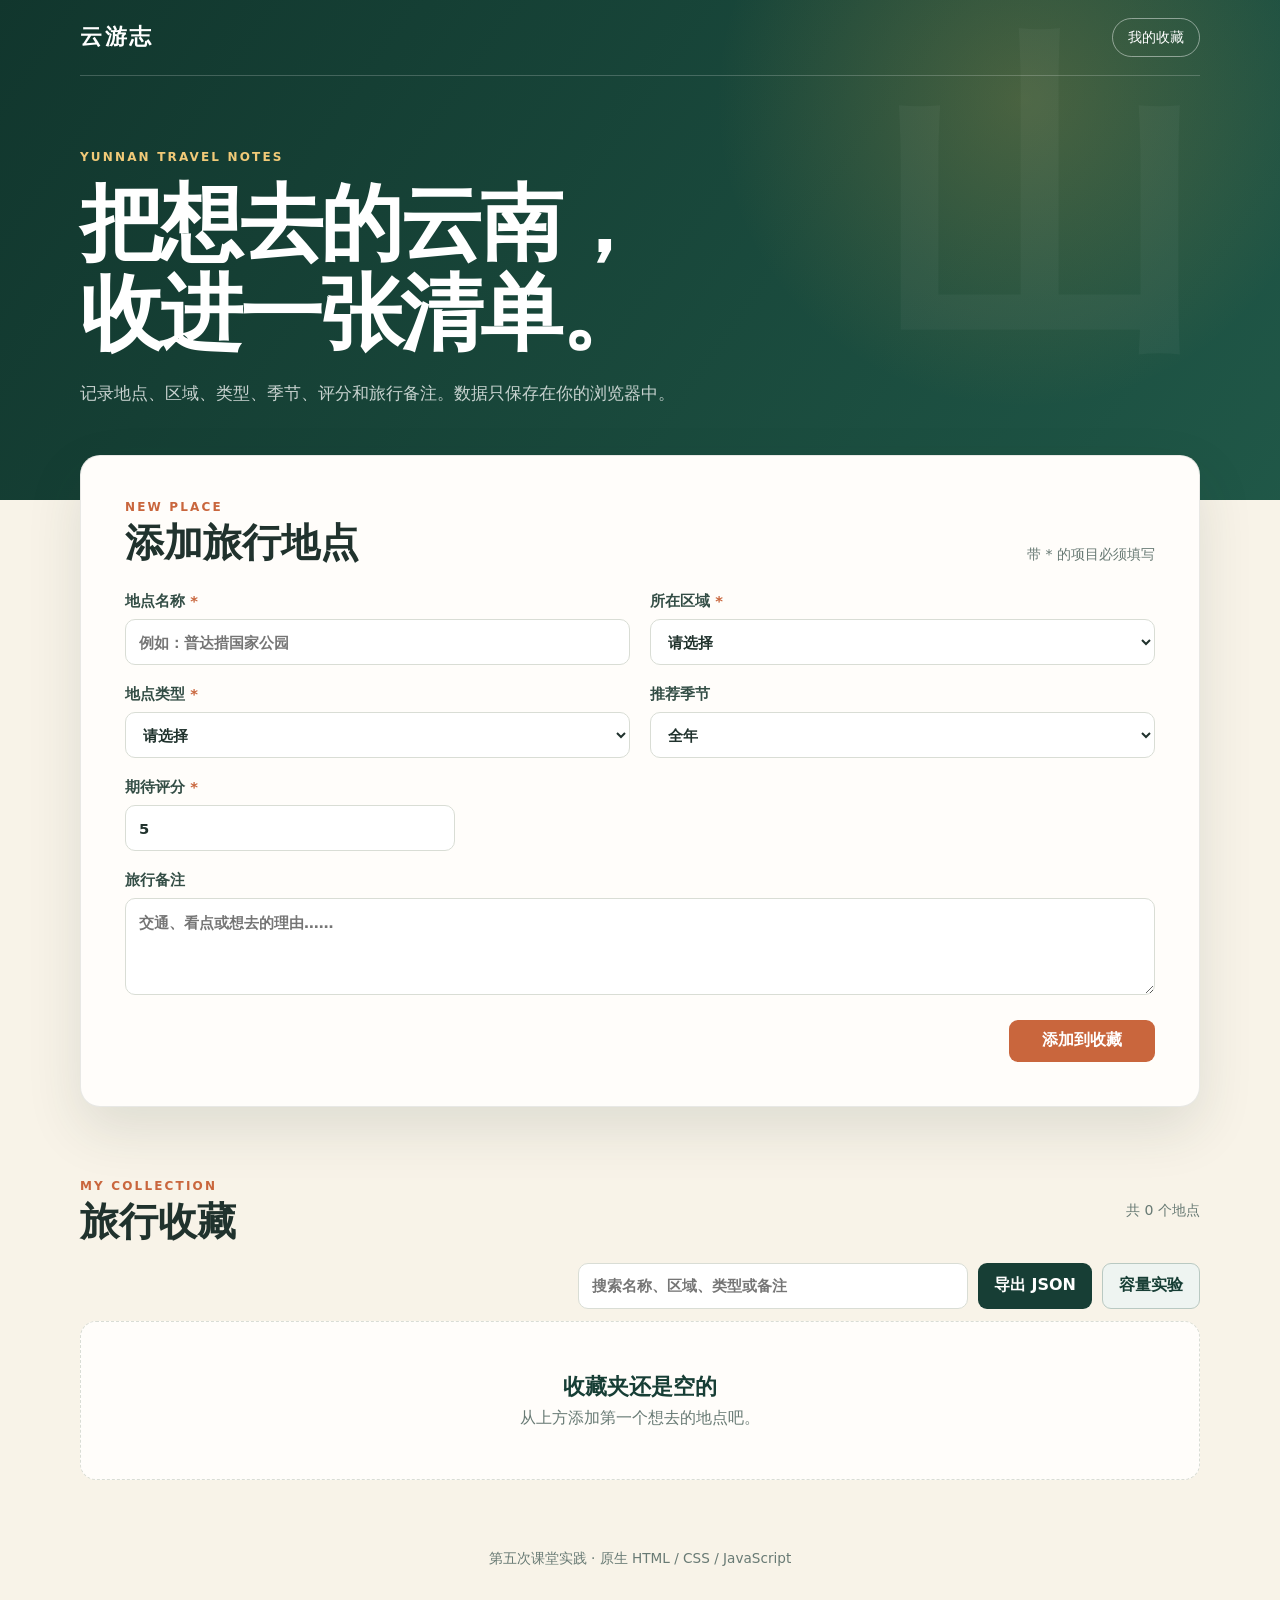
<file: manager-app/index.html>
<!DOCTYPE html>
<html lang="zh-CN">
<head>
  <meta charset="UTF-8">
  <meta name="viewport" content="width=device-width, initial-scale=1.0">
  <meta name="description" content="第五次课自主实践：云南旅行收藏夹。">
  <link rel="icon" href="../favicon.svg" type="image/svg+xml">
  <link rel="stylesheet" href="style.css">
  <title>云南旅行收藏夹</title>
</head>
<body>
  <header class="hero">
    <nav class="nav-bar" aria-label="主导航">
      <a class="brand" href="#top" aria-label="云南旅行收藏夹首页">云游志</a>
      <a href="#collection">我的收藏</a>
    </nav>
    <div class="hero-copy" id="top">
      <p class="eyebrow">YUNNAN TRAVEL NOTES</p>
      <h1>把想去的云南，<br>收进一张清单。</h1>
      <p>记录地点、区域、类型、季节、评分和旅行备注。数据只保存在你的浏览器中。</p>
    </div>
  </header>

  <main>
    <section class="panel form-panel" aria-labelledby="form-title">
      <div class="section-heading">
        <div>
          <p class="section-kicker">NEW PLACE</p>
          <h2 id="form-title">添加旅行地点</h2>
        </div>
        <p>带 <span aria-hidden="true">*</span> 的项目必须填写</p>
      </div>

      <form id="place-form" novalidate>
        <div class="form-grid">
          <label>地点名称 <span>*</span>
            <input id="place-name" name="name" type="text" maxlength="40" placeholder="例如：普达措国家公园" required>
          </label>
          <label>所在区域 <span>*</span>
            <select id="place-region" name="region" required>
              <option value="">请选择</option>
              <option>昆明</option><option>大理</option><option>丽江</option><option>迪庆</option>
              <option>西双版纳</option><option>红河</option><option>保山</option><option>其他</option>
            </select>
          </label>
          <label>地点类型 <span>*</span>
            <select id="place-type" name="type" required>
              <option value="">请选择</option>
              <option>自然风光</option><option>古城古镇</option><option>民族文化</option>
              <option>美食体验</option><option>博物馆</option><option>徒步路线</option>
            </select>
          </label>
          <label>推荐季节
            <select id="place-season" name="season">
              <option>全年</option><option>春季</option><option>夏季</option><option>秋季</option><option>冬季</option>
            </select>
          </label>
          <label class="rating-field">期待评分 <span>*</span>
            <input id="place-rating" name="rating" type="number" min="1" max="5" step="1" value="5" required>
          </label>
          <label class="wide-field">旅行备注
            <textarea id="place-note" name="note" maxlength="160" rows="3" placeholder="交通、看点或想去的理由……"></textarea>
          </label>
        </div>
        <div class="form-footer">
          <p id="form-message" class="message" role="status" aria-live="polite"></p>
          <div class="form-actions">
            <button id="cancel-edit" class="secondary-button" type="button" hidden>取消编辑</button>
            <button id="submit-button" class="primary-button" type="submit">添加到收藏</button>
          </div>
        </div>
      </form>
    </section>

    <section class="collection" id="collection" aria-labelledby="collection-title">
      <div class="section-heading collection-heading">
        <div>
          <p class="section-kicker">MY COLLECTION</p>
          <h2 id="collection-title">旅行收藏</h2>
        </div>
        <p id="collection-count" aria-live="polite">共 0 个地点</p>
      </div>
      <div class="collection-tools">
        <label class="search-field" for="search-input">
          <span class="visually-hidden">搜索地点</span>
          <input id="search-input" type="search" placeholder="搜索名称、区域、类型或备注">
        </label>
        <button id="export-button" class="tool-button" type="button">导出 JSON</button>
        <button id="storage-test-button" class="tool-button experiment-button" type="button">容量实验</button>
      </div>
      <p id="storage-result" class="storage-result" role="status" aria-live="polite"></p>
      <div id="place-list" class="place-grid"></div>
    </section>
  </main>

  <footer>第五次课堂实践 · 原生 HTML / CSS / JavaScript</footer>
  <script src="app.js"></script>
</body>
</html>
</file>
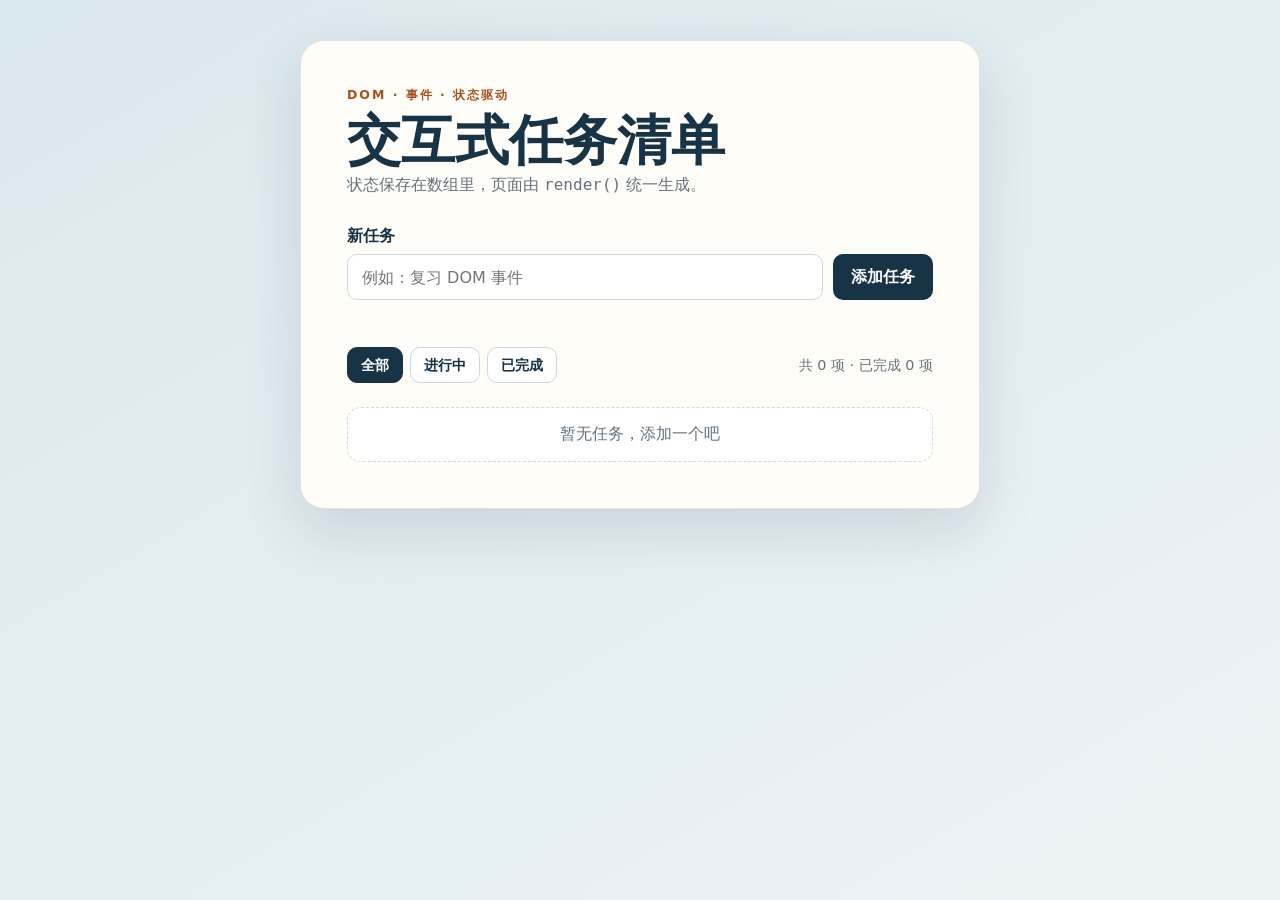
<file: todo-app/index.html>
<!DOCTYPE html>
<html lang="zh-CN">
<head>
  <meta charset="UTF-8">
  <meta name="viewport" content="width=device-width, initial-scale=1.0">
  <meta name="description" content="第五次课交互式任务清单案例。">
  <link rel="icon" href="../favicon.svg" type="image/svg+xml">
  <link rel="stylesheet" href="style.css">
  <title>交互式任务清单</title>
</head>
<body>
  <main class="app-shell">
    <header>
      <p class="eyebrow">DOM · 事件 · 状态驱动</p>
      <h1>交互式任务清单</h1>
      <p>状态保存在数组里，页面由 <code>render()</code> 统一生成。</p>
    </header>

    <form id="add-form" class="add-form" novalidate>
      <label for="task-input">新任务</label>
      <div class="input-row">
        <input type="text" id="task-input" maxlength="80" placeholder="例如：复习 DOM 事件" autocomplete="off">
        <button type="submit">添加任务</button>
      </div>
      <p class="tip" id="tip" role="status" aria-live="polite"></p>
    </form>

    <section class="toolbar" aria-label="任务筛选">
      <div class="filters" role="group" aria-label="按状态筛选">
        <button class="filter-button active" type="button" data-filter="all" aria-pressed="true">全部</button>
        <button class="filter-button" type="button" data-filter="active" aria-pressed="false">进行中</button>
        <button class="filter-button" type="button" data-filter="done" aria-pressed="false">已完成</button>
      </div>
      <p id="task-stats" class="task-stats" aria-live="polite"></p>
    </section>

    <ul id="task-list" class="task-list" aria-label="任务列表"></ul>
  </main>
  <script src="app.js"></script>
</body>
</html>
</file>
<file: manager-app/style.css>
:root {
  color-scheme: light;
  --forest: #173e35;
  --forest-soft: #285d50;
  --cream: #f8f3e8;
  --paper: #fffdfa;
  --terracotta: #c9663d;
  --gold: #d5a445;
  --ink: #20322d;
  --muted: #687a74;
  --line: #d9ddd5;
  --danger: #a64034;
  font-family: Inter, "Microsoft YaHei", system-ui, sans-serif;
}

* { box-sizing: border-box; }
html { scroll-behavior: smooth; }
body { margin: 0; color: var(--ink); background: var(--cream); }
button, input, select, textarea { font: inherit; }
button, a { -webkit-tap-highlight-color: transparent; }

.hero {
  min-height: 460px;
  padding: 0 max(24px, calc((100vw - 1120px) / 2));
  color: #fff;
  background:
    radial-gradient(circle at 80% 20%, rgba(213, 164, 69, .25), transparent 28%),
    linear-gradient(125deg, rgba(17, 54, 45, .98), rgba(33, 91, 74, .88)),
    #173e35;
  overflow: hidden;
}

.hero::after { content: "山"; position: absolute; top: 38px; right: 6vw; color: rgba(255,255,255,.035); font: 700 330px/1 serif; pointer-events: none; }
.nav-bar { position: relative; z-index: 1; display: flex; align-items: center; justify-content: space-between; min-height: 76px; border-bottom: 1px solid rgba(255,255,255,.2); }
.nav-bar a { color: #fff; text-decoration: none; }
.nav-bar > a:last-child { padding: 9px 15px; border: 1px solid rgba(255,255,255,.45); border-radius: 999px; font-size: .9rem; }
.brand { font: 700 1.35rem/1 serif; letter-spacing: .12em; }
.hero-copy { position: relative; z-index: 1; max-width: 720px; padding: 74px 0 92px; }
.eyebrow, .section-kicker { margin: 0; color: #f1ca78; font-size: .75rem; font-weight: 800; letter-spacing: .18em; }
.hero h1 { margin: 16px 0 18px; font: 700 clamp(2.55rem, 7vw, 5.2rem)/1.08 Georgia, "Microsoft YaHei", serif; letter-spacing: -.035em; }
.hero-copy > p:last-child { max-width: 610px; margin: 0; color: rgba(255,255,255,.76); font-size: 1.05rem; line-height: 1.8; }

main { width: min(calc(100% - 32px), 1120px); margin: -45px auto 0; position: relative; z-index: 2; }
.panel { padding: clamp(24px, 5vw, 44px); border: 1px solid rgba(32,50,45,.1); border-radius: 20px; background: var(--paper); box-shadow: 0 22px 55px rgba(29,54,46,.12); }
.section-heading { display: flex; align-items: flex-end; justify-content: space-between; gap: 20px; margin-bottom: 28px; }
.section-heading h2 { margin: 7px 0 0; font: 700 clamp(1.75rem, 4vw, 2.45rem)/1.1 Georgia, "Microsoft YaHei", serif; }
.section-heading > p, .section-heading > div + p { margin: 0; color: var(--muted); font-size: .88rem; }
.section-kicker { color: var(--terracotta); }

.form-grid { display: grid; grid-template-columns: repeat(6, 1fr); gap: 20px; }
label { grid-column: span 3; color: #334d45; font-size: .92rem; font-weight: 750; }
label span { color: var(--terracotta); }
.rating-field { grid-column: span 2; }
.wide-field { grid-column: span 6; }
input, select, textarea { width: 100%; margin-top: 8px; border: 1px solid var(--line); border-radius: 10px; color: var(--ink); background: #fff; }
input, select { min-height: 46px; padding: 0 13px; }
textarea { padding: 12px 13px; line-height: 1.6; resize: vertical; }
input:focus, select:focus, textarea:focus { outline: 3px solid rgba(201,102,61,.15); border-color: var(--terracotta); }
.form-footer { display: flex; align-items: center; justify-content: space-between; gap: 20px; margin-top: 22px; }
.form-actions { display: flex; gap: 9px; }
.message { min-height: 24px; margin: 0; color: var(--danger); font-size: .92rem; }
.message.success { color: #28704b; }
button { min-height: 42px; padding: 0 16px; border: 0; border-radius: 9px; cursor: pointer; font-weight: 750; }
.primary-button { min-width: 146px; color: #fff; background: var(--terracotta); }
.primary-button:hover { background: #a94f2c; }
.secondary-button { color: var(--forest); border: 1px solid var(--line); background: #fff; }
.secondary-button:hover { background: #edf3f0; }

.collection { padding: 72px 0 42px; }
.collection-heading { align-items: center; }
.collection-tools { display: flex; justify-content: flex-end; gap: 10px; margin: -8px 0 20px; }
.search-field { width: min(100%, 390px); }
.search-field input { margin: 0; }
.tool-button { color: #fff; background: var(--forest); white-space: nowrap; }
.tool-button:hover { background: var(--forest-soft); }
.experiment-button { color: var(--forest); border: 1px solid #b9c9c2; background: #eef4f1; }
.experiment-button:hover { background: #dce9e3; }
.tool-button:disabled { cursor: wait; opacity: .58; }
.storage-result { min-height: 0; margin: -8px 0 18px; padding: 0; color: var(--forest-soft); font-size: .88rem; line-height: 1.6; }
.storage-result:not(:empty) { padding: 10px 13px; border-left: 3px solid var(--gold); background: rgba(213,164,69,.12); }
.visually-hidden { position: absolute; width: 1px; height: 1px; margin: -1px; padding: 0; overflow: hidden; clip: rect(0 0 0 0); white-space: nowrap; border: 0; }
.place-grid { display: grid; grid-template-columns: repeat(3, minmax(0, 1fr)); gap: 18px; }
.place-card, .empty-state { border: 1px solid var(--line); border-radius: 16px; background: var(--paper); }
.place-card { min-width: 0; padding: 22px; box-shadow: 0 10px 25px rgba(29,54,46,.07); }
.card-top { display: flex; align-items: flex-start; justify-content: space-between; gap: 12px; }
.place-card h3 { margin: 9px 0 4px; font: 700 1.35rem/1.25 Georgia, "Microsoft YaHei", serif; overflow-wrap: anywhere; }
.place-card .meta { margin: 0; color: var(--muted); font-size: .86rem; }
.type-chip { display: inline-block; padding: 5px 9px; border-radius: 999px; color: var(--forest); background: #e7efe9; font-size: .76rem; font-weight: 750; }
.rating { color: #a97516; font-weight: 800; white-space: nowrap; }
.note { min-height: 50px; margin: 18px 0; color: #50635d; line-height: 1.65; overflow-wrap: anywhere; }
.card-actions { display: flex; gap: 8px; padding-top: 15px; border-top: 1px solid var(--line); }
.card-actions button { flex: 1; min-height: 36px; color: var(--forest); background: #edf3f0; font-size: .86rem; }
.card-actions button:hover { background: #dce9e3; }
.card-actions .delete-button { color: var(--danger); background: #fff0ec; }
.card-actions .delete-button:hover { color: #fff; background: var(--danger); }
.empty-state { grid-column: 1 / -1; padding: 50px 24px; color: var(--muted); text-align: center; border-style: dashed; }
.empty-state strong { display: block; margin-bottom: 7px; color: var(--forest); font: 700 1.35rem Georgia, serif; }
footer { padding: 28px 18px 38px; color: var(--muted); text-align: center; font-size: .85rem; }

@media (max-width: 850px) {
  .place-grid { grid-template-columns: repeat(2, minmax(0, 1fr)); }
}

@media (max-width: 620px) {
  .hero { min-height: 420px; padding-inline: 20px; }
  .hero-copy { padding-top: 60px; }
  main { width: min(calc(100% - 20px), 1120px); }
  .panel { padding: 24px 18px; }
  .section-heading, .form-footer { align-items: flex-start; flex-direction: column; }
  label, .rating-field, .wide-field { grid-column: span 6; }
  .form-actions, .primary-button { width: 100%; }
  .form-actions button { flex: 1; }
  .collection-tools { align-items: stretch; flex-direction: column; }
  .search-field { width: 100%; }
  .place-grid { grid-template-columns: 1fr; }
}
</file>
<file: todo-app/style.css>
:root {
  color-scheme: light;
  --ink: #173447;
  --muted: #64727d;
  --paper: #fffdf8;
  --canvas: #edf3f5;
  --accent: #d47a3a;
  --accent-dark: #a9511b;
  --line: #ced9de;
  font-family: Inter, "Microsoft YaHei", system-ui, sans-serif;
}

* { box-sizing: border-box; }

body {
  min-height: 100vh;
  margin: 0;
  padding: 40px 18px;
  color: var(--ink);
  background: linear-gradient(150deg, #d9e8ed, var(--canvas));
}

.app-shell {
  width: min(100%, 680px);
  margin: 0 auto;
  padding: clamp(24px, 5vw, 46px);
  border: 1px solid rgba(23, 52, 71, .12);
  border-radius: 24px;
  background: var(--paper);
  box-shadow: 0 22px 55px rgba(23, 52, 71, .13);
}

.eyebrow { margin: 0; color: var(--accent-dark); font-size: .78rem; font-weight: 800; letter-spacing: .16em; text-transform: uppercase; }
h1 { margin: 8px 0 6px; font-size: clamp(2rem, 6vw, 3.4rem); line-height: 1.05; }
header > p:last-child { margin-top: 0; color: var(--muted); }
code { font-family: Consolas, monospace; }

.add-form { margin-top: 30px; }
label { display: block; margin-bottom: 7px; font-weight: 750; }
.input-row { display: grid; grid-template-columns: 1fr auto; gap: 10px; }
input, button { min-height: 46px; border-radius: 10px; font: inherit; }
input { min-width: 0; padding: 0 14px; border: 1px solid var(--line); background: #fff; }
input:focus { outline: 3px solid rgba(212, 122, 58, .22); border-color: var(--accent); }
button { padding: 0 18px; border: 0; color: #fff; background: var(--ink); cursor: pointer; font-weight: 700; }
button:hover { background: #265d7d; }
.tip { min-height: 24px; margin: 7px 0 0; color: #a12d22; font-size: .92rem; }
.tip.success { color: #28704b; }

.toolbar { display: flex; align-items: center; justify-content: space-between; gap: 16px; margin-top: 16px; }
.filters { display: flex; flex-wrap: wrap; gap: 7px; }
.filter-button { min-height: 36px; padding: 0 13px; color: var(--ink); border: 1px solid var(--line); background: #fff; font-size: .9rem; }
.filter-button:hover, .filter-button.active { color: #fff; border-color: var(--ink); background: var(--ink); }
.task-stats { margin: 0; color: var(--muted); font-size: .9rem; text-align: right; white-space: nowrap; }
.task-list { display: grid; gap: 10px; margin: 24px 0 0; padding: 0; list-style: none; }
.task-item, .empty-tip { padding: 16px; border: 1px solid var(--line); border-radius: 14px; background: #fff; }
.task-item { display: grid; grid-template-columns: auto 1fr auto; align-items: center; gap: 12px; }
.task-text { overflow-wrap: anywhere; }
.empty-tip { color: var(--muted); text-align: center; border-style: dashed; }
.done .task-text { color: var(--muted); text-decoration: line-through; }
.toggle-button { width: 26px; min-height: 26px; padding: 0; border: 2px solid var(--accent); border-radius: 50%; color: #fff; background: #fff; }
.toggle-button:hover, .done .toggle-button { background: var(--accent); }
.delete-button { min-height: 34px; padding: 0 12px; color: #9a3328; background: #fff2ee; font-size: .88rem; }
.delete-button:hover { color: #fff; background: #9a3328; }

@media (max-width: 520px) {
  body { padding: 18px 10px; }
  .app-shell { padding: 24px 18px; border-radius: 18px; }
  .input-row { grid-template-columns: 1fr; }
  .toolbar { align-items: flex-start; flex-direction: column; }
  .task-stats { text-align: left; }
}
</file>
